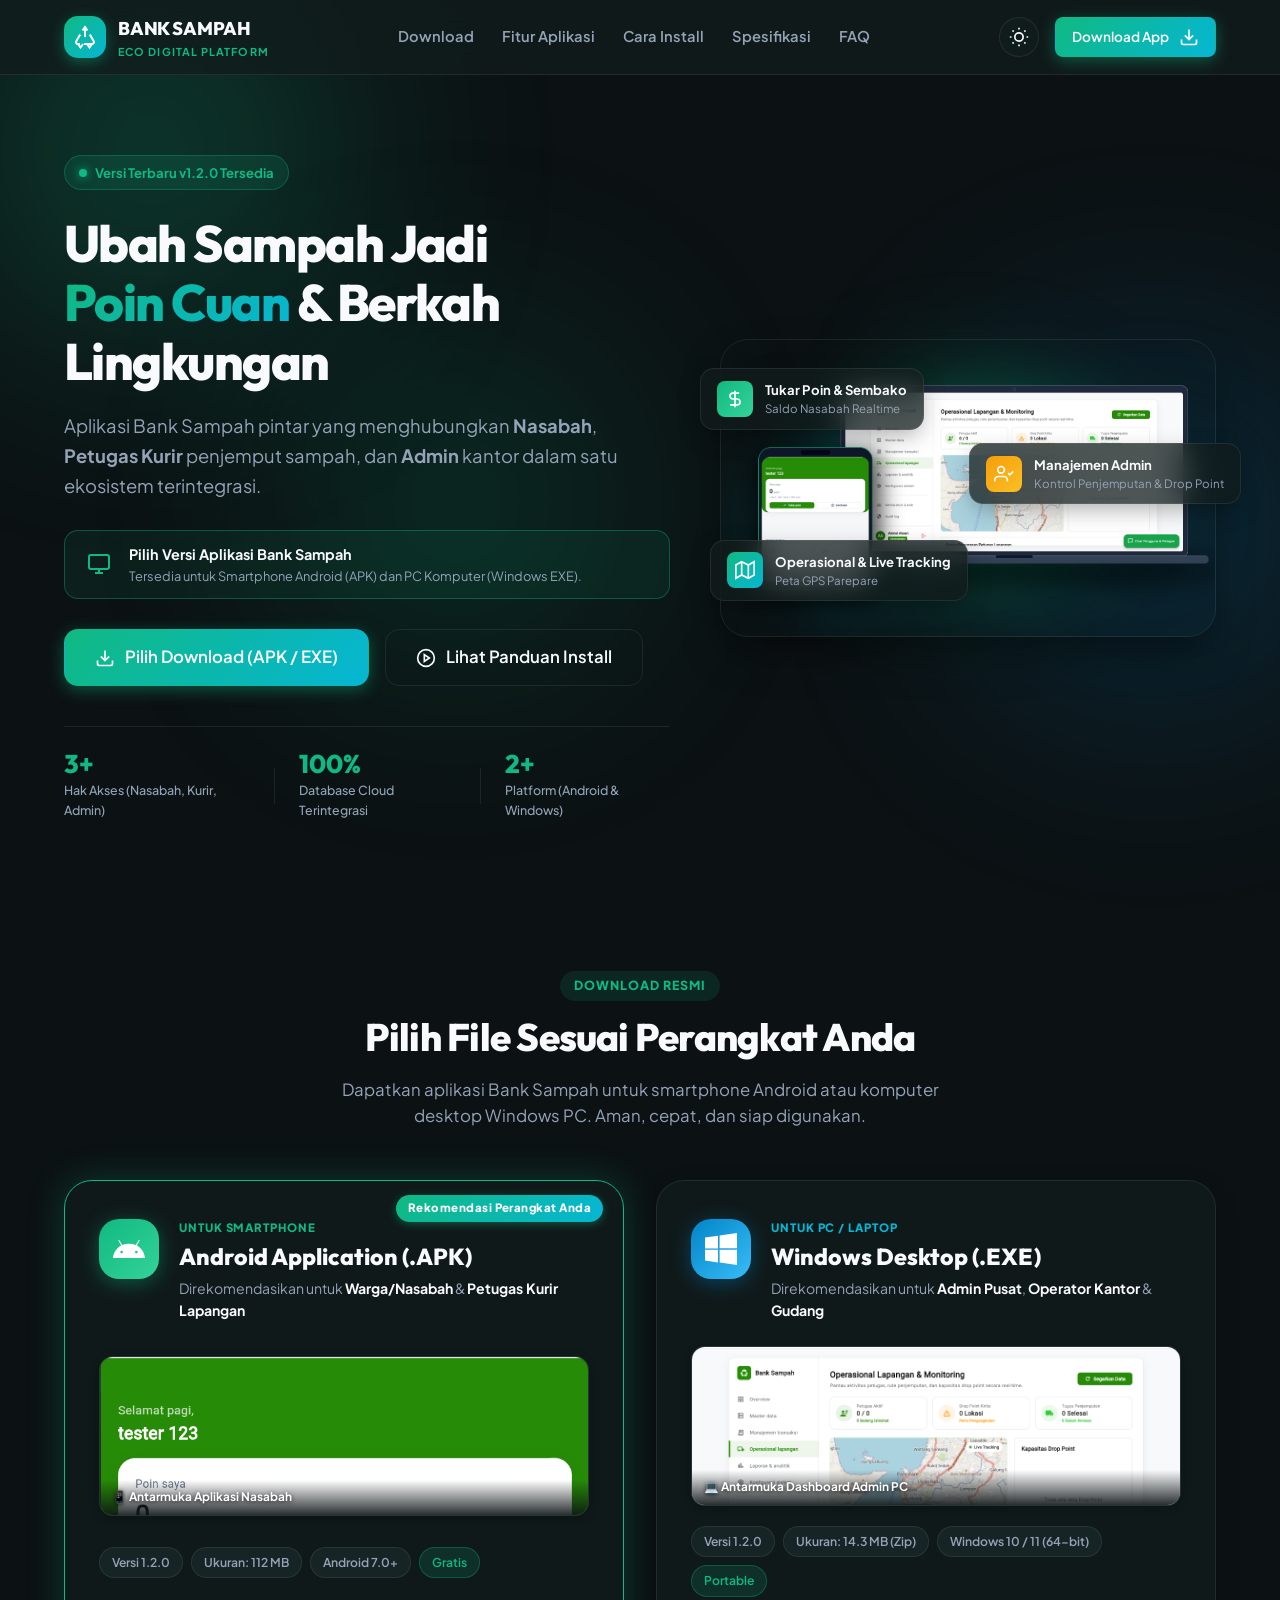
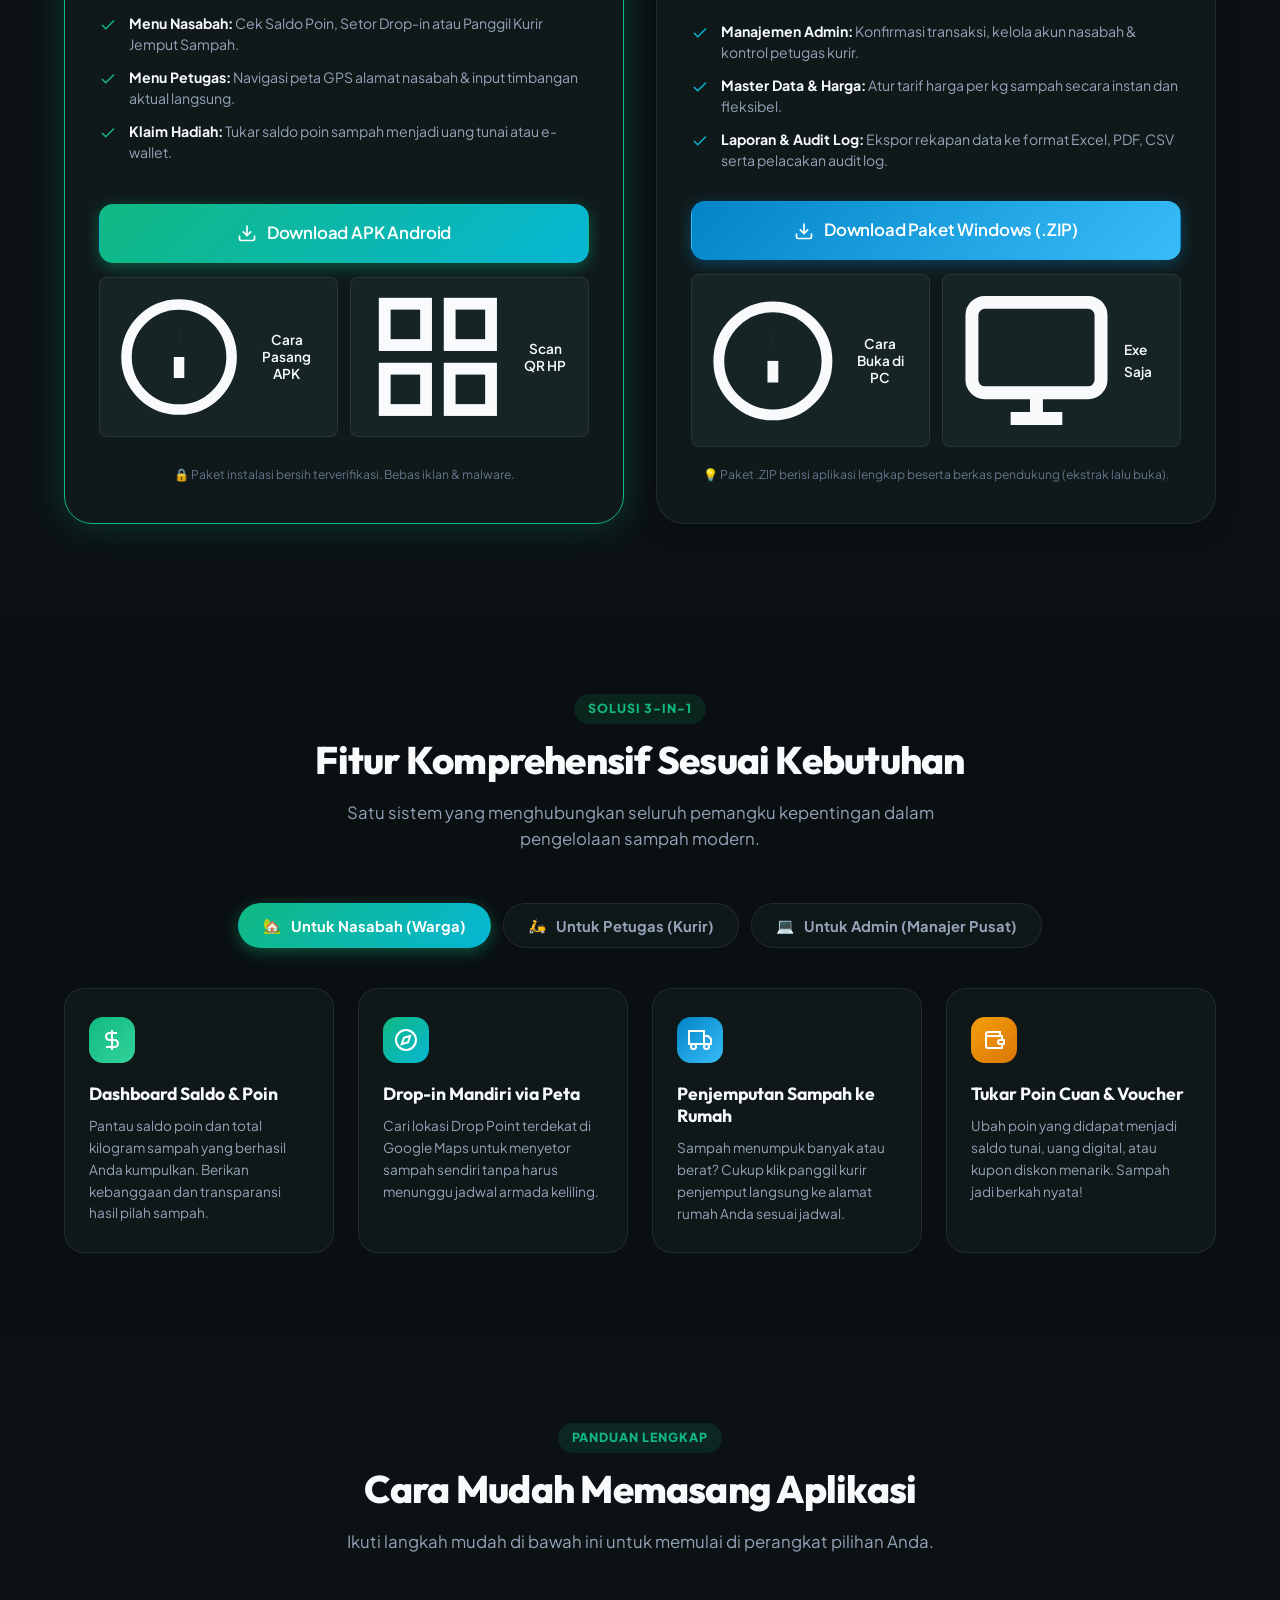
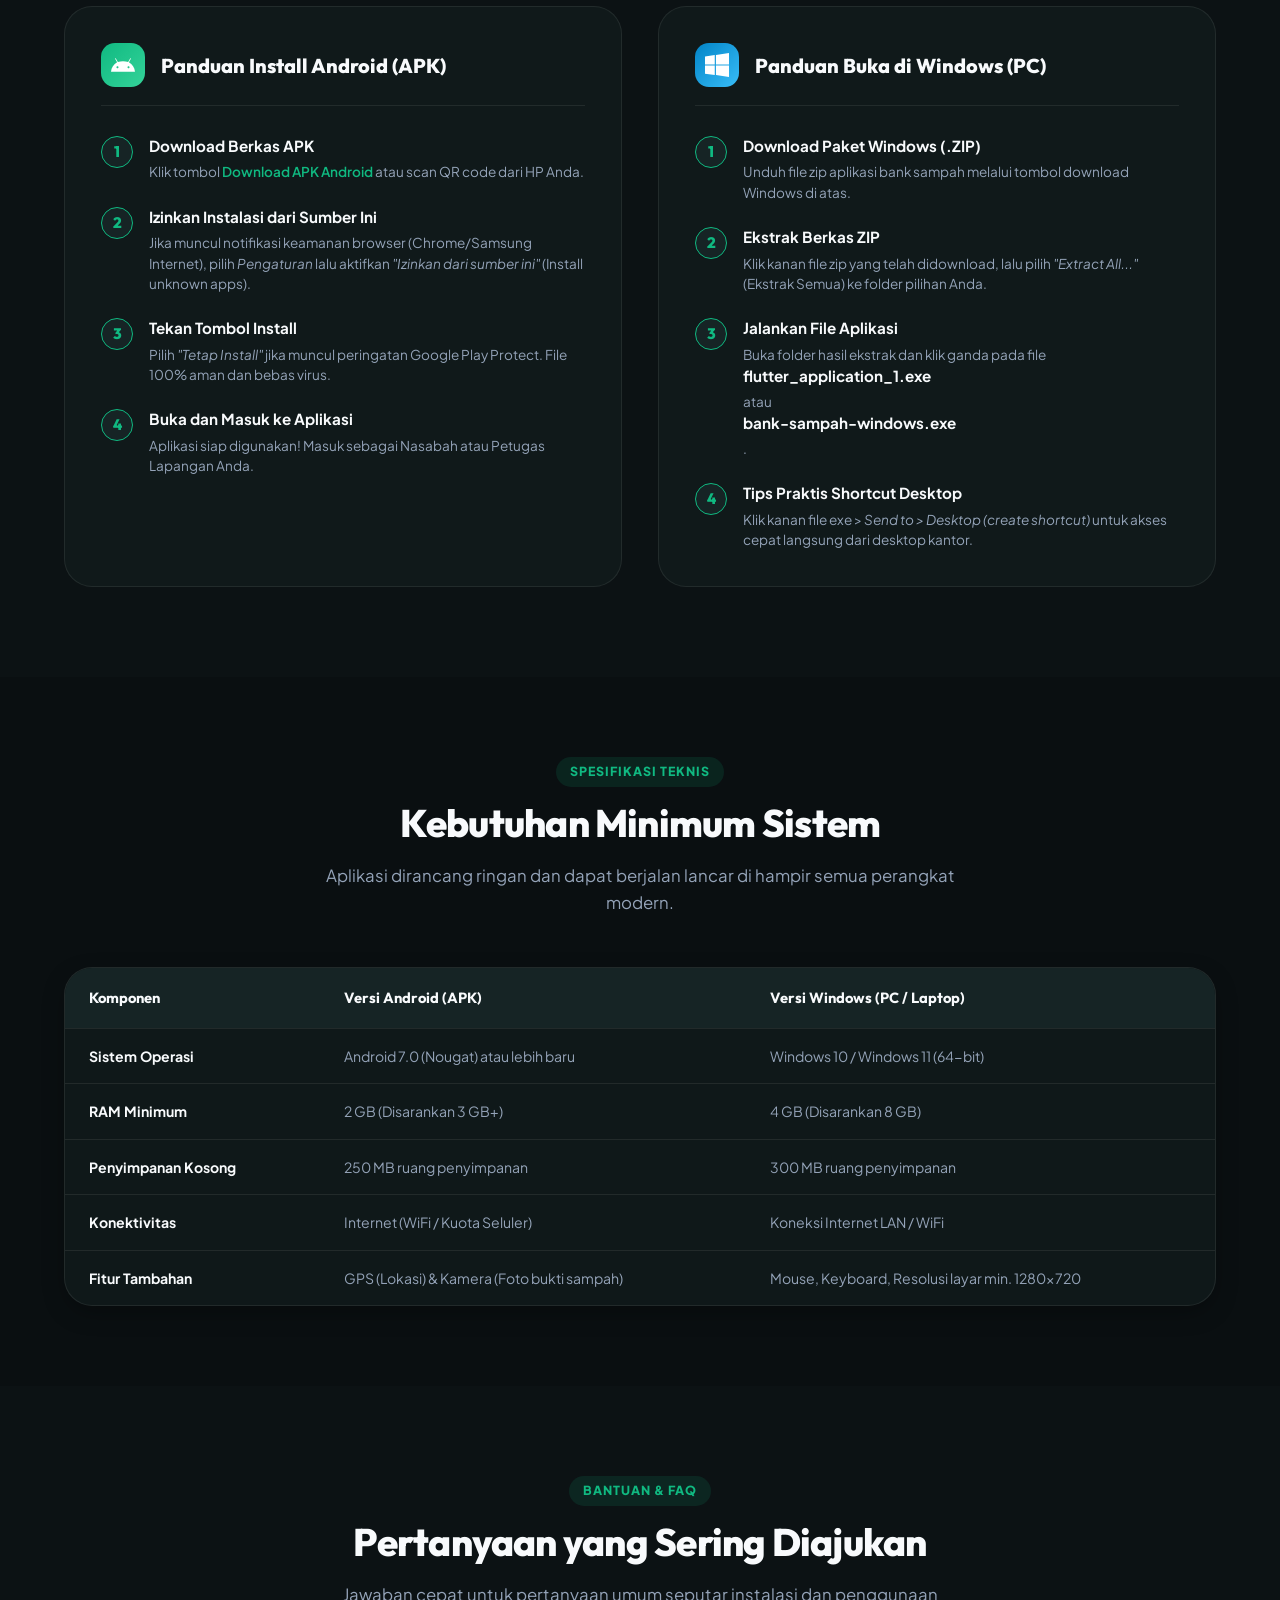
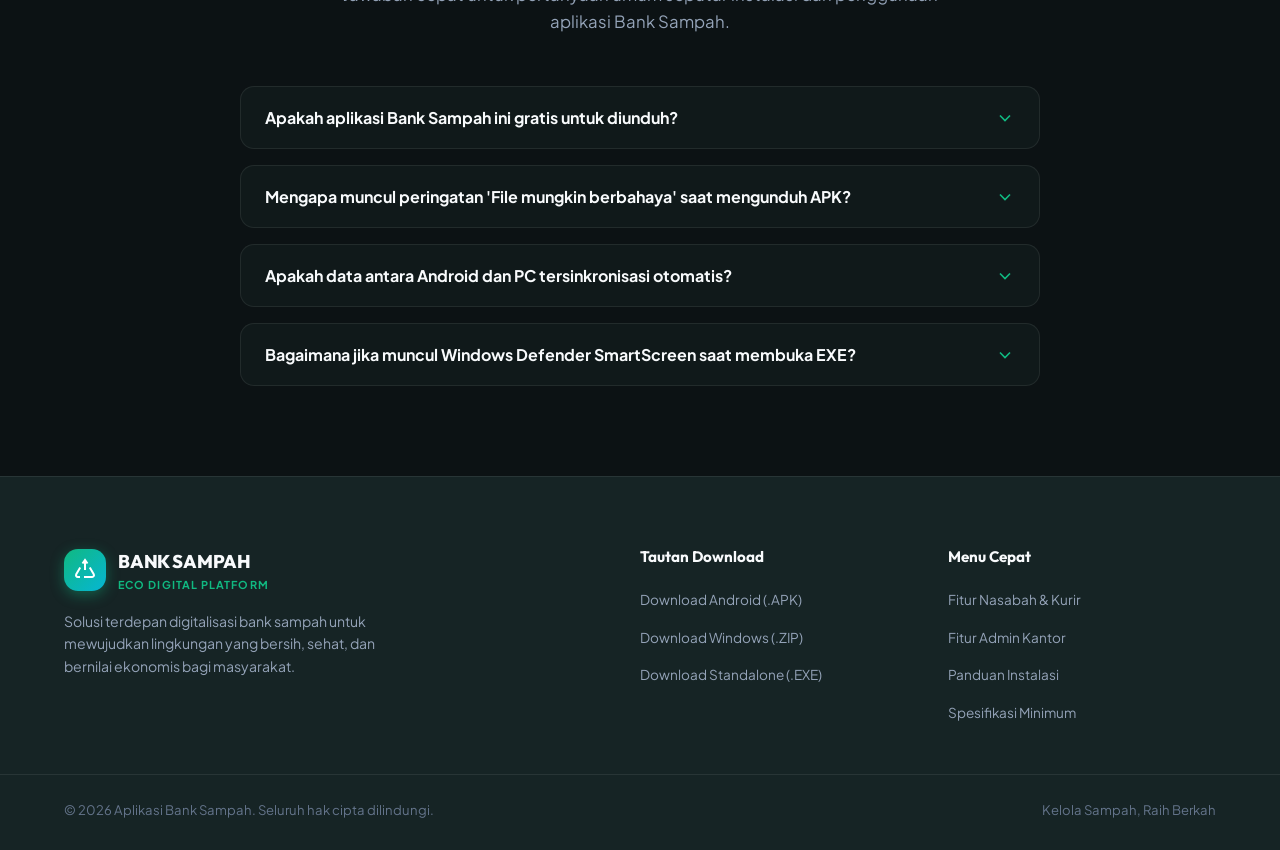
<file: website download app/index.html>
<!DOCTYPE html>
<html lang="id">
<head>
  <meta charset="UTF-8">
  <meta name="viewport" content="width=device-width, initial-scale=1.0">
  <title>Download Aplikasi Bank Sampah - Android APK & Windows PC</title>
  <meta name="description" content="Download aplikasi Bank Sampah resmi untuk Android (APK) dan PC (Windows EXE). Kelola daur ulang sampah, dapatkan poin cuan, dan monitor operasional secara realtime.">
  <meta name="keywords" content="bank sampah, download apk bank sampah, download aplikasi bank sampah pc, aplikasi daur ulang sampah, bank sampah flutter">
  <link rel="preconnect" href="https://fonts.googleapis.com">
  <link rel="preconnect" href="https://fonts.gstatic.com" crossorigin>
  <link href="https://fonts.googleapis.com/css2?family=Plus+Jakarta+Sans:wght@400;500;600;700;800&family=Outfit:wght@500;600;700;800&display=swap" rel="stylesheet">
  <link rel="stylesheet" href="style.css">
  <link rel="icon" type="image/png" href="assets/favicon.png">
</head>
<body class="theme-dark">
  <!-- Glow Highlights in Background -->
  <div class="glow-orb orb-1" aria-hidden="true"></div>
  <div class="glow-orb orb-2" aria-hidden="true"></div>
  <div class="glow-orb orb-3" aria-hidden="true"></div>

  <!-- Header / Navigation -->
  <header class="site-header">
    <div class="container nav-container">
      <a href="#" class="brand-logo" id="brand-logo">
        <div class="logo-icon-wrap">
          <svg class="logo-svg" viewBox="0 0 24 24" fill="none" stroke="currentColor" stroke-width="2">
            <path d="M7 19H4.815a1.83 1.83 0 0 1-1.57-.881 1.785 1.785 0 0 1-.004-1.784L7.196 9.5"></path>
            <path d="M11 19h8.2a1.8 1.8 0 0 0 1.558-.89 1.78 1.78 0 0 0 0-1.774L16.81 9.5"></path>
            <path d="M9.5 5.5l2.5-3.5 2.5 3.5"></path>
            <path d="M12 2v10"></path>
            <path d="M5 19l2.5 3.5 2.5-3.5"></path>
            <path d="M14 19l2.5 3.5 2.5-3.5"></path>
          </svg>
        </div>
        <div class="brand-text">
          <span class="brand-title">BANK SAMPAH</span>
          <span class="brand-sub">ECO DIGITAL PLATFORM</span>
        </div>
      </a>

      <nav class="nav-links" id="main-nav">
        <a href="#download-section" class="nav-link">Download</a>
        <a href="#features-section" class="nav-link">Fitur Aplikasi</a>
        <a href="#guide-section" class="nav-link">Cara Install</a>
        <a href="#specs-section" class="nav-link">Spesifikasi</a>
        <a href="#faq-section" class="nav-link">FAQ</a>
      </nav>

      <div class="header-actions">
        <button class="theme-toggle-btn" id="theme-toggle" aria-label="Toggle tema gelap dan terang" title="Ganti Tema">
          <svg class="icon-sun" viewBox="0 0 24 24" fill="none" stroke="currentColor" stroke-width="2">
            <circle cx="12" cy="12" r="5"></circle>
            <path d="M12 1v2M12 21v2M4.22 4.22l1.42 1.42M18.36 18.36l1.42 1.42M1 12h2M21 12h2M4.22 19.78l1.42-1.42M18.36 5.64l1.42-1.42"></path>
          </svg>
          <svg class="icon-moon" viewBox="0 0 24 24" fill="none" stroke="currentColor" stroke-width="2">
            <path d="M21 12.79A9 9 0 1 1 11.21 3 7 7 0 0 0 21 12.79z"></path>
          </svg>
        </button>

        <a href="#download-section" class="btn btn-sm btn-primary" id="btn-nav-download">
          <span>Download App</span>
          <svg viewBox="0 0 24 24" fill="none" stroke="currentColor" stroke-width="2" class="btn-icon">
            <path d="M21 15v4a2 2 0 0 1-2 2H5a2 2 0 0 1-2-2v-4"></path>
            <polyline points="7 10 12 15 17 10"></polyline>
            <line x1="12" y1="15" x2="12" y2="3"></line>
          </svg>
        </a>
      </div>
    </div>
  </header>

  <!-- Hero Section -->
  <main>
    <section class="hero-section">
      <div class="container hero-container">
        <div class="hero-content">
          <div class="badge-pill" id="hero-badge">
            <span class="pulse-dot"></span>
            <span>Versi Terbaru v1.2.0 Tersedia</span>
          </div>

          <h1 class="hero-title">
            Ubah Sampah Jadi <span class="gradient-text">Poin Cuan</span> & Berkah Lingkungan
          </h1>

          <p class="hero-subtitle">
            Aplikasi Bank Sampah pintar yang menghubungkan <strong>Nasabah</strong>, <strong>Petugas Kurir</strong> penjemput sampah, dan <strong>Admin</strong> kantor dalam satu ekosistem terintegrasi.
          </p>

          <!-- Dynamic OS Detector Alert -->
          <div class="os-detect-banner" id="os-detect-banner">
            <div class="os-detect-icon" id="os-detect-icon">
              <!-- Dynamically injected -->
            </div>
            <div class="os-detect-text">
              <span class="os-detect-title" id="os-detect-title">Mendeteksi perangkat Anda...</span>
              <span class="os-detect-desc" id="os-detect-desc">Memilih paket download optimal untuk Anda.</span>
            </div>
          </div>

          <div class="hero-actions">
            <a href="#download-section" class="btn btn-lg btn-primary" id="btn-hero-download">
              <svg viewBox="0 0 24 24" fill="none" stroke="currentColor" stroke-width="2" class="btn-icon">
                <path d="M21 15v4a2 2 0 0 1-2 2H5a2 2 0 0 1-2-2v-4"></path>
                <polyline points="7 10 12 15 17 10"></polyline>
                <line x1="12" y1="15" x2="12" y2="3"></line>
              </svg>
              <span>Pilih Download (APK / EXE)</span>
            </a>
            <a href="#guide-section" class="btn btn-lg btn-outline" id="btn-hero-guide">
              <svg viewBox="0 0 24 24" fill="none" stroke="currentColor" stroke-width="2" class="btn-icon">
                <circle cx="12" cy="12" r="10"></circle>
                <polygon points="10 8 16 12 10 16 10 8"></polygon>
              </svg>
              <span>Lihat Panduan Install</span>
            </a>
          </div>

          <!-- Quick Stats Counter -->
          <div class="quick-stats-row">
            <div class="stat-pill">
              <span class="stat-num" data-target="3">3</span>
              <span class="stat-label">Hak Akses (Nasabah, Kurir, Admin)</span>
            </div>
            <div class="stat-divider"></div>
            <div class="stat-pill">
              <span class="stat-num" data-target="100">100%</span>
              <span class="stat-label">Database Cloud Terintegrasi</span>
            </div>
            <div class="stat-divider"></div>
            <div class="stat-pill">
              <span class="stat-num" data-target="2">2</span>
              <span class="stat-label">Platform (Android & Windows)</span>
            </div>
          </div>
        </div>

        <div class="hero-visual">
          <div class="hero-card-glow"></div>
          <div class="hero-image-wrapper">
            <img src="assets/hero-mockup.png" alt="Aplikasi Bank Sampah di Smartphone dan Komputer" class="hero-mockup-img" id="hero-mockup-img">
            
            <!-- Floating Decorative Glass Cards -->
            <div class="glass-float float-card-1">
              <div class="float-icon-box eco-green">
                <svg viewBox="0 0 24 24" fill="none" stroke="currentColor" stroke-width="2">
                  <path d="M12 2v20M17 5H9.5a3.5 3.5 0 0 0 0 7h5a3.5 3.5 0 0 1 0 7H6"></path>
                </svg>
              </div>
              <div>
                <div class="float-title">Tukar Poin &amp; Sembako</div>
                <div class="float-sub">Saldo Nasabah Realtime</div>
              </div>
            </div>

            <div class="glass-float float-card-2">
              <div class="float-icon-box eco-cyan">
                <svg viewBox="0 0 24 24" fill="none" stroke="currentColor" stroke-width="2">
                  <polygon points="1 6 1 22 8 18 16 22 23 18 23 2 16 6 8 2 1 6"></polygon>
                  <line x1="8" y1="2" x2="8" y2="18"></line>
                  <line x1="16" y1="6" x2="16" y2="22"></line>
                </svg>
              </div>
              <div>
                <div class="float-title">Operasional &amp; Live Tracking</div>
                <div class="float-sub">Peta GPS Parepare</div>
              </div>
            </div>

            <div class="glass-float float-card-3">
              <div class="float-icon-box eco-gold">
                <svg viewBox="0 0 24 24" fill="none" stroke="currentColor" stroke-width="2">
                  <path d="M16 21v-2a4 4 0 0 0-4-4H5a4 4 0 0 0-4 4v2"></path>
                  <circle cx="8.5" cy="7" r="4"></circle>
                  <polyline points="17 11 19 13 23 9"></polyline>
                </svg>
              </div>
              <div>
                <div class="float-title">Manajemen Admin</div>
                <div class="float-sub">Kontrol Penjemputan &amp; Drop Point</div>
              </div>
            </div>
          </div>
        </div>
      </div>
    </section>

    <!-- DOWNLOAD SECTION (2 PRIMARY PLACES: APK & EXE) -->
    <section class="download-section" id="download-section">
      <div class="container">
        <div class="section-header text-center">
          <span class="section-badge">DOWNLOAD RESMI</span>
          <h2 class="section-title">Pilih File Sesuai Perangkat Anda</h2>
          <p class="section-subtitle">
            Dapatkan aplikasi Bank Sampah untuk smartphone Android atau komputer desktop Windows PC. Aman, cepat, dan siap digunakan.
          </p>
        </div>

        <div class="download-grid">
          <!-- CARD 1: ANDROID APK -->
          <div class="download-card card-android" id="card-android">
            <div class="recommended-badge" id="badge-android-rec">Rekomendasi Perangkat Anda</div>
            <div class="card-top">
              <div class="platform-icon android-glow">
                <svg viewBox="0 0 24 24" fill="currentColor">
                  <path d="M17.523 15.3414c-.5511 0-.9993-.4486-.9993-.9997s.4482-.9993.9993-.9993c.551 0 .9996.4482.9996.9993.0001.5511-.4486.9997-.9996.9997m-11.046 0c-.5511 0-.9993-.4486-.9993-.9997s.4482-.9993.9993-.9993c.5511 0 .9997.4482.9997.9993 0 .5511-.4486.9997-.9997.9997m11.4045-6.02l1.9973-3.4592a.416.416 0 00-.1521-.5676.416.416 0 00-.5676.1521l-2.0223 3.503C15.5902 8.412 13.8533 8.125 12 8.125s-3.5902.287-5.1368.8247L4.841 5.4467a.4161.4161 0 00-.5677-.1521.4157.4157 0 00-.1521.5676l1.9973 3.4592C2.6889 11.1867.3432 14.6589 0 18.761h24c-.3432-4.1021-2.6889-7.5743-6.1185-9.4396"/>
                </svg>
              </div>
              <div class="platform-header-text">
                <div class="platform-tag">UNTUK SMARTPHONE</div>
                <h3 class="platform-name">Android Application (.APK)</h3>
                <p class="platform-target">Direkomendasikan untuk <strong>Warga/Nasabah</strong> &amp; <strong>Petugas Kurir Lapangan</strong></p>
              </div>
            </div>

            <div class="card-screen-preview">
              <img src="assets/app-mobile-screen.png" alt="Preview Tampilan Nasabah Android" class="screen-preview-img preview-mobile-img">
              <div class="preview-overlay">
                <span class="preview-tag">📱 Antarmuka Aplikasi Nasabah</span>
              </div>
            </div>

            <div class="specs-chips">
              <span class="chip">Versi 1.2.0</span>
              <span class="chip">Ukuran: 112 MB</span>
              <span class="chip">Android 7.0+</span>
              <span class="chip chip-accent">Gratis</span>
            </div>

            <div class="card-features">
              <div class="feature-item">
                <svg viewBox="0 0 24 24" fill="none" stroke="currentColor" stroke-width="2" class="check-icon"><polyline points="20 6 9 17 4 12"></polyline></svg>
                <span><strong>Menu Nasabah:</strong> Cek Saldo Poin, Setor Drop-in atau Panggil Kurir Jemput Sampah.</span>
              </div>
              <div class="feature-item">
                <svg viewBox="0 0 24 24" fill="none" stroke="currentColor" stroke-width="2" class="check-icon"><polyline points="20 6 9 17 4 12"></polyline></svg>
                <span><strong>Menu Petugas:</strong> Navigasi peta GPS alamat nasabah &amp; input timbangan aktual langsung.</span>
              </div>
              <div class="feature-item">
                <svg viewBox="0 0 24 24" fill="none" stroke="currentColor" stroke-width="2" class="check-icon"><polyline points="20 6 9 17 4 12"></polyline></svg>
                <span><strong>Klaim Hadiah:</strong> Tukar saldo poin sampah menjadi uang tunai atau e-wallet.</span>
              </div>
            </div>

            <div class="card-cta">
              <a href="downloads/bank-sampah.apk" download="Bank-Sampah-v1.2.0.apk" class="btn btn-block btn-primary btn-download" id="btn-download-apk" data-type="apk">
                <svg viewBox="0 0 24 24" fill="none" stroke="currentColor" stroke-width="2" class="btn-icon">
                  <path d="M21 15v4a2 2 0 0 1-2 2H5a2 2 0 0 1-2-2v-4"></path>
                  <polyline points="7 10 12 15 17 10"></polyline>
                  <line x1="12" y1="15" x2="12" y2="3"></line>
                </svg>
                <span>Download APK Android</span>
              </a>

              <div class="card-secondary-actions">
                <button class="btn btn-secondary btn-sm" id="btn-guide-apk" onclick="openInstallModal('apk')">
                  <svg viewBox="0 0 24 24" fill="none" stroke="currentColor" stroke-width="2">
                    <circle cx="12" cy="12" r="10"></circle>
                    <line x1="12" y1="16" x2="12" y2="12"></line>
                    <line x1="12" y1="8" x2="12.01" y2="8"></line>
                  </svg>
                  <span>Cara Pasang APK</span>
                </button>
                <button class="btn btn-secondary btn-sm" id="btn-qr-apk" onclick="openQrModal()">
                  <svg viewBox="0 0 24 24" fill="none" stroke="currentColor" stroke-width="2">
                    <rect x="3" y="3" width="7" height="7"></rect>
                    <rect x="14" y="3" width="7" height="7"></rect>
                    <rect x="14" y="14" width="7" height="7"></rect>
                    <rect x="3" y="14" width="7" height="7"></rect>
                  </svg>
                  <span>Scan QR HP</span>
                </button>
              </div>
            </div>

            <div class="card-footer-note">
              <span>🔒 Paket instalasi bersih terverifikasi. Bebas iklan &amp; malware.</span>
            </div>
          </div>

          <!-- CARD 2: WINDOWS PC EXE -->
          <div class="download-card card-windows" id="card-windows">
            <div class="recommended-badge" id="badge-windows-rec">Rekomendasi Komputer Anda</div>
            <div class="card-top">
              <div class="platform-icon windows-glow">
                <svg viewBox="0 0 24 24" fill="currentColor">
                  <path d="M0 3.449L9.75 2.1v9.451H0m10.949-9.602L24 0v11.4H10.949M0 12.6h9.75v9.451L0 20.699M10.949 12.6H24V24l-12.949-1.951"/>
                </svg>
              </div>
              <div class="platform-header-text">
                <div class="platform-tag">UNTUK PC / LAPTOP</div>
                <h3 class="platform-name">Windows Desktop (.EXE)</h3>
                <p class="platform-target">Direkomendasikan untuk <strong>Admin Pusat</strong>, <strong>Operator Kantor</strong> &amp; <strong>Gudang</strong></p>
              </div>
            </div>

            <div class="card-screen-preview">
              <img src="assets/app-desktop-screen.png" alt="Preview Tampilan Admin Windows" class="screen-preview-img preview-desktop-img">
              <div class="preview-overlay">
                <span class="preview-tag">💻 Antarmuka Dashboard Admin PC</span>
              </div>
            </div>

            <div class="specs-chips">
              <span class="chip">Versi 1.2.0</span>
              <span class="chip">Ukuran: 14.3 MB (Zip)</span>
              <span class="chip">Windows 10 / 11 (64-bit)</span>
              <span class="chip chip-accent">Portable</span>
            </div>

            <div class="card-features">
              <div class="feature-item">
                <svg viewBox="0 0 24 24" fill="none" stroke="currentColor" stroke-width="2" class="check-icon"><polyline points="20 6 9 17 4 12"></polyline></svg>
                <span><strong>Manajemen Admin:</strong> Konfirmasi transaksi, kelola akun nasabah &amp; kontrol petugas kurir.</span>
              </div>
              <div class="feature-item">
                <svg viewBox="0 0 24 24" fill="none" stroke="currentColor" stroke-width="2" class="check-icon"><polyline points="20 6 9 17 4 12"></polyline></svg>
                <span><strong>Master Data &amp; Harga:</strong> Atur tarif harga per kg sampah secara instan dan fleksibel.</span>
              </div>
              <div class="feature-item">
                <svg viewBox="0 0 24 24" fill="none" stroke="currentColor" stroke-width="2" class="check-icon"><polyline points="20 6 9 17 4 12"></polyline></svg>
                <span><strong>Laporan &amp; Audit Log:</strong> Ekspor rekapan data ke format Excel, PDF, CSV serta pelacakan audit log.</span>
              </div>
            </div>

            <div class="card-cta">
              <a href="downloads/bank-sampah-windows.zip" download="Bank-Sampah-Windows-x64.zip" class="btn btn-block btn-windows btn-download" id="btn-download-exe" data-type="windows">
                <svg viewBox="0 0 24 24" fill="none" stroke="currentColor" stroke-width="2" class="btn-icon">
                  <path d="M21 15v4a2 2 0 0 1-2 2H5a2 2 0 0 1-2-2v-4"></path>
                  <polyline points="7 10 12 15 17 10"></polyline>
                  <line x1="12" y1="15" x2="12" y2="3"></line>
                </svg>
                <span>Download Paket Windows (.ZIP)</span>
              </a>

              <div class="card-secondary-actions">
                <button class="btn btn-secondary btn-sm" id="btn-guide-exe" onclick="openInstallModal('windows')">
                  <svg viewBox="0 0 24 24" fill="none" stroke="currentColor" stroke-width="2">
                    <circle cx="12" cy="12" r="10"></circle>
                    <line x1="12" y1="16" x2="12" y2="12"></line>
                    <line x1="12" y1="8" x2="12.01" y2="8"></line>
                  </svg>
                  <span>Cara Buka di PC</span>
                </button>
                <a href="downloads/bank-sampah-windows.exe" download="BankSampah.exe" class="btn btn-secondary btn-sm" id="btn-download-exe-direct">
                  <svg viewBox="0 0 24 24" fill="none" stroke="currentColor" stroke-width="2">
                    <rect x="2" y="3" width="20" height="14" rx="2" ry="2"></rect>
                    <line x1="8" y1="21" x2="16" y2="21"></line>
                    <line x1="12" y1="17" x2="12" y2="21"></line>
                  </svg>
                  <span>Exe Saja</span>
                </a>
              </div>
            </div>

            <div class="card-footer-note">
              <span>💡 Paket .ZIP berisi aplikasi lengkap beserta berkas pendukung (ekstrak lalu buka).</span>
            </div>
          </div>
        </div>
      </div>
    </section>

    <!-- ROLE FEATURES SECTION -->
    <section class="features-section" id="features-section">
      <div class="container">
        <div class="section-header text-center">
          <span class="section-badge">SOLUSI 3-IN-1</span>
          <h2 class="section-title">Fitur Komprehensif Sesuai Kebutuhan</h2>
          <p class="section-subtitle">Satu sistem yang menghubungkan seluruh pemangku kepentingan dalam pengelolaan sampah modern.</p>
        </div>

        <!-- Role Tabs -->
        <div class="tabs-control" role="tablist">
          <button class="tab-btn active" id="tab-btn-nasabah" role="tab" aria-selected="true" onclick="switchRoleTab('nasabah')">
            <span class="tab-emoji">🏡</span>
            <span>Untuk Nasabah (Warga)</span>
          </button>
          <button class="tab-btn" id="tab-btn-petugas" role="tab" aria-selected="false" onclick="switchRoleTab('petugas')">
            <span class="tab-emoji">🛵</span>
            <span>Untuk Petugas (Kurir)</span>
          </button>
          <button class="tab-btn" id="tab-btn-admin" role="tab" aria-selected="false" onclick="switchRoleTab('admin')">
            <span class="tab-emoji">💻</span>
            <span>Untuk Admin (Manajer Pusat)</span>
          </button>
        </div>

        <!-- Tab Content: Nasabah -->
        <div class="tab-content active" id="tab-content-nasabah" role="tabpanel">
          <div class="role-grid">
            <div class="role-card">
              <div class="role-card-icon icon-emerald">
                <svg viewBox="0 0 24 24" fill="none" stroke="currentColor" stroke-width="2"><path d="M12 2v20M17 5H9.5a3.5 3.5 0 0 0 0 7h5a3.5 3.5 0 0 1 0 7H6"></path></svg>
              </div>
              <h4 class="role-card-title">Dashboard Saldo &amp; Poin</h4>
              <p class="role-card-desc">Pantau saldo poin dan total kilogram sampah yang berhasil Anda kumpulkan. Berikan kebanggaan dan transparansi hasil pilah sampah.</p>
            </div>

            <div class="role-card">
              <div class="role-card-icon icon-teal">
                <svg viewBox="0 0 24 24" fill="none" stroke="currentColor" stroke-width="2"><circle cx="12" cy="12" r="10"></circle><polygon points="16.24 7.76 14.12 14.12 7.76 16.24 9.88 9.88 16.24 7.76"></polygon></svg>
              </div>
              <h4 class="role-card-title">Drop-in Mandiri via Peta</h4>
              <p class="role-card-desc">Cari lokasi Drop Point terdekat di Google Maps untuk menyetor sampah sendiri tanpa harus menunggu jadwal armada keliling.</p>
            </div>

            <div class="role-card">
              <div class="role-card-icon icon-blue">
                <svg viewBox="0 0 24 24" fill="none" stroke="currentColor" stroke-width="2"><rect x="1" y="3" width="15" height="13"></rect><polygon points="16 8 20 8 23 11 23 16 16 16 16 8"></polygon><circle cx="5.5" cy="18.5" r="2.5"></circle><circle cx="18.5" cy="18.5" r="2.5"></circle></svg>
              </div>
              <h4 class="role-card-title">Penjemputan Sampah ke Rumah</h4>
              <p class="role-card-desc">Sampah menumpuk banyak atau berat? Cukup klik panggil kurir penjemput langsung ke alamat rumah Anda sesuai jadwal.</p>
            </div>

            <div class="role-card">
              <div class="role-card-icon icon-amber">
                <svg viewBox="0 0 24 24" fill="none" stroke="currentColor" stroke-width="2"><path d="M20 12V8H6a2 2 0 0 1-2-2c0-1.1.9-2 2-2h12v4"></path><path d="M4 6v12c0 1.1.9 2 2 2h14v-4"></path><path d="M18 12a2 2 0 0 0-2 2c0 1.1.9 2 2 2h4v-4h-4z"></path></svg>
              </div>
              <h4 class="role-card-title">Tukar Poin Cuan &amp; Voucher</h4>
              <p class="role-card-desc">Ubah poin yang didapat menjadi saldo tunai, uang digital, atau kupon diskon menarik. Sampah jadi berkah nyata!</p>
            </div>
          </div>
        </div>

        <!-- Tab Content: Petugas -->
        <div class="tab-content" id="tab-content-petugas" role="tabpanel">
          <div class="role-grid">
            <div class="role-card">
              <div class="role-card-icon icon-blue">
                <svg viewBox="0 0 24 24" fill="none" stroke="currentColor" stroke-width="2"><path d="M14 2H6a2 2 0 0 0-2 2v16a2 2 0 0 0 2 2h12a2 2 0 0 0 2-2V8z"></path><polyline points="14 2 14 8 20 8"></polyline><line x1="16" y1="13" x2="8" y2="13"></line><line x1="16" y1="17" x2="8" y2="17"></line><polyline points="10 9 9 9 8 9"></polyline></svg>
              </div>
              <h4 class="role-card-title">Daftar Tugas Harian</h4>
              <p class="role-card-desc">Daftar penjemputan sampah harian rapi di layar smartphone tanpa perlu membawa kertas catatan yang rentan hilang atau rusak.</p>
            </div>

            <div class="role-card">
              <div class="role-card-icon icon-teal">
                <svg viewBox="0 0 24 24" fill="none" stroke="currentColor" stroke-width="2"><path d="M21 10c0 7-9 13-9 13s-9-6-9-13a9 9 0 0 1 18 0z"></path><circle cx="12" cy="10" r="3"></circle></svg>
              </div>
              <h4 class="role-card-title">Status Perjalanan Realtime</h4>
              <p class="role-card-desc">Update status dari "Menuju Lokasi", "Sedang Menimbang", hingga "Selesai" agar nasabah dan admin bisa memantau progres lapangan.</p>
            </div>

            <div class="role-card">
              <div class="role-card-icon icon-emerald">
                <svg viewBox="0 0 24 24" fill="none" stroke="currentColor" stroke-width="2"><circle cx="12" cy="12" r="10"></circle><polyline points="12 6 12 12 16 14"></polyline></svg>
              </div>
              <h4 class="role-card-title">Input Timbangan Aktual</h4>
              <p class="role-card-desc">Ketik angka timbangan asli di depan nasabah secara transparan. Saldo poin dihitung otomatis dan akurat.</p>
            </div>

            <div class="role-card">
              <div class="role-card-icon icon-purple">
                <svg viewBox="0 0 24 24" fill="none" stroke="currentColor" stroke-width="2"><path d="M22 11.08V12a10 10 0 1 1-5.93-9.14"></path><polyline points="22 4 12 14.01 9 11.01"></polyline></svg>
              </div>
              <h4 class="role-card-title">Validasi Bukti Setor</h4>
              <p class="role-card-desc">Kirim bukti setoran sampah langsung ke server untuk diverifikasi cepat oleh Admin di kantor.</p>
            </div>
          </div>
        </div>

        <!-- Tab Content: Admin -->
        <div class="tab-content" id="tab-content-admin" role="tabpanel">
          <div class="role-grid">
            <div class="role-card">
              <div class="role-card-icon icon-purple">
                <svg viewBox="0 0 24 24" fill="none" stroke="currentColor" stroke-width="2"><path d="M17 21v-2a4 4 0 0 0-4-4H5a4 4 0 0 0-4 4v2"></path><circle cx="9" cy="7" r="4"></circle><path d="M23 21v-2a4 4 0 0 0-3-3.87"></path><path d="M16 3.13a4 4 0 0 1 0 7.75"></path></svg>
              </div>
              <h4 class="role-card-title">Kelola Akun &amp; Hak Akses</h4>
              <p class="role-card-desc">Manajemen akun nasabah dan kurir. Fitur blokir akses atau verifikasi cepat jika ada petugas baru atau nasabah bermasalah.</p>
            </div>

            <div class="role-card">
              <div class="role-card-icon icon-emerald">
                <svg viewBox="0 0 24 24" fill="none" stroke="currentColor" stroke-width="2"><line x1="12" y1="1" x2="12" y2="23"></line><path d="M17 5H9.5a3.5 3.5 0 0 0 0 7h5a3.5 3.5 0 0 1 0 7H6"></path></svg>
              </div>
              <h4 class="role-card-title">Master Data Harga Sampah</h4>
              <p class="role-card-desc">Sesuaikan tarif harga poin per kilogram (Plastik, Kertas, Logam, dll.) secara instan saat fluktuasi pasar terjadi.</p>
            </div>

            <div class="role-card">
              <div class="role-card-icon icon-blue">
                <svg viewBox="0 0 24 24" fill="none" stroke="currentColor" stroke-width="2"><path d="M14 2H6a2 2 0 0 0-2 2v16a2 2 0 0 0 2 2h12a2 2 0 0 0 2-2V8z"></path><polyline points="14 2 14 8 20 8"></polyline><line x1="16" y1="13" x2="8" y2="13"></line><line x1="16" y1="17" x2="8" y2="17"></line><polyline points="10 9 9 9 8 9"></polyline></svg>
              </div>
              <h4 class="role-card-title">Ekspor Laporan (PDF/Excel)</h4>
              <p class="role-card-desc">Buat laporan bulanan dan rekapitulasi data otomatis ke format PDF, Excel (.xlsx), atau CSV tanpa perlu perhitungan manual.</p>
            </div>

            <div class="role-card">
              <div class="role-card-icon icon-amber">
                <svg viewBox="0 0 24 24" fill="none" stroke="currentColor" stroke-width="2"><path d="M12 22s8-4 8-10V5l-8-3-8 3v7c0 6 8 10 8 10z"></path></svg>
              </div>
              <h4 class="role-card-title">Audit Log CCTV Digital</h4>
              <p class="role-card-desc">Catat setiap aktivitas sistem, perubahan harga, dan persetujuan transaksi secara terperinci untuk keamanan mutlak.</p>
            </div>
          </div>
        </div>
      </div>
    </section>

    <!-- INSTALLATION GUIDE SECTION -->
    <section class="guide-section" id="guide-section">
      <div class="container">
        <div class="section-header text-center">
          <span class="section-badge">PANDUAN LENGKAP</span>
          <h2 class="section-title">Cara Mudah Memasang Aplikasi</h2>
          <p class="section-subtitle">Ikuti langkah mudah di bawah ini untuk memulai di perangkat pilihan Anda.</p>
        </div>

        <div class="guide-dual-grid">
          <!-- Step Android -->
          <div class="guide-column">
            <div class="guide-column-header">
              <div class="guide-icon-badge android-badge">
                <svg viewBox="0 0 24 24" fill="currentColor">
                  <path d="M17.523 15.3414c-.5511 0-.9993-.4486-.9993-.9997s.4482-.9993.9993-.9993c.551 0 .9996.4482.9996.9993.0001.5511-.4486.9997-.9996.9997m-11.046 0c-.5511 0-.9993-.4486-.9993-.9997s.4482-.9993.9993-.9993c.5511 0 .9997.4482.9997.9993 0 .5511-.4486.9997-.9997.9997m11.4045-6.02l1.9973-3.4592a.416.416 0 00-.1521-.5676.416.416 0 00-.5676.1521l-2.0223 3.503C15.5902 8.412 13.8533 8.125 12 8.125s-3.5902.287-5.1368.8247L4.841 5.4467a.4161.4161 0 00-.5677-.1521.4157.4157 0 00-.1521.5676l1.9973 3.4592C2.6889 11.1867.3432 14.6589 0 18.761h24c-.3432-4.1021-2.6889-7.5743-6.1185-9.4396"/>
                </svg>
              </div>
              <h3>Panduan Install Android (APK)</h3>
            </div>

            <ol class="steps-list">
              <li class="step-item">
                <div class="step-num">1</div>
                <div class="step-body">
                  <strong>Download Berkas APK</strong>
                  <p>Klik tombol <a href="#download-section">Download APK Android</a> atau scan QR code dari HP Anda.</p>
                </div>
              </li>
              <li class="step-item">
                <div class="step-num">2</div>
                <div class="step-body">
                  <strong>Izinkan Instalasi dari Sumber Ini</strong>
                  <p>Jika muncul notifikasi keamanan browser (Chrome/Samsung Internet), pilih <em>Pengaturan</em> lalu aktifkan <em>"Izinkan dari sumber ini"</em> (Install unknown apps).</p>
                </div>
              </li>
              <li class="step-item">
                <div class="step-num">3</div>
                <div class="step-body">
                  <strong>Tekan Tombol Install</strong>
                  <p>Pilih <em>"Tetap Install"</em> jika muncul peringatan Google Play Protect. File 100% aman dan bebas virus.</p>
                </div>
              </li>
              <li class="step-item">
                <div class="step-num">4</div>
                <div class="step-body">
                  <strong>Buka dan Masuk ke Aplikasi</strong>
                  <p>Aplikasi siap digunakan! Masuk sebagai Nasabah atau Petugas Lapangan Anda.</p>
                </div>
              </li>
            </ol>
          </div>

          <!-- Step Windows -->
          <div class="guide-column">
            <div class="guide-column-header">
              <div class="guide-icon-badge windows-badge">
                <svg viewBox="0 0 24 24" fill="currentColor">
                  <path d="M0 3.449L9.75 2.1v9.451H0m10.949-9.602L24 0v11.4H10.949M0 12.6h9.75v9.451L0 20.699M10.949 12.6H24V24l-12.949-1.951"/>
                </svg>
              </div>
              <h3>Panduan Buka di Windows (PC)</h3>
            </div>

            <ol class="steps-list">
              <li class="step-item">
                <div class="step-num">1</div>
                <div class="step-body">
                  <strong>Download Paket Windows (.ZIP)</strong>
                  <p>Unduh file zip aplikasi bank sampah melalui tombol download Windows di atas.</p>
                </div>
              </li>
              <li class="step-item">
                <div class="step-num">2</div>
                <div class="step-body">
                  <strong>Ekstrak Berkas ZIP</strong>
                  <p>Klik kanan file zip yang telah didownload, lalu pilih <em>"Extract All..."</em> (Ekstrak Semua) ke folder pilihan Anda.</p>
                </div>
              </li>
              <li class="step-item">
                <div class="step-num">3</div>
                <div class="step-body">
                  <strong>Jalankan File Aplikasi</strong>
                  <p>Buka folder hasil ekstrak dan klik ganda pada file <strong>flutter_application_1.exe</strong> atau <strong>bank-sampah-windows.exe</strong>.</p>
                </div>
              </li>
              <li class="step-item">
                <div class="step-num">4</div>
                <div class="step-body">
                  <strong>Tips Praktis Shortcut Desktop</strong>
                  <p>Klik kanan file exe &gt; <em>Send to &gt; Desktop (create shortcut)</em> untuk akses cepat langsung dari desktop kantor.</p>
                </div>
              </li>
            </ol>
          </div>
        </div>
      </div>
    </section>

    <!-- SYSTEM REQUIREMENTS TABLE -->
    <section class="specs-section" id="specs-section">
      <div class="container">
        <div class="section-header text-center">
          <span class="section-badge">SPESIFIKASI TEKNIS</span>
          <h2 class="section-title">Kebutuhan Minimum Sistem</h2>
          <p class="section-subtitle">Aplikasi dirancang ringan dan dapat berjalan lancar di hampir semua perangkat modern.</p>
        </div>

        <div class="specs-table-wrapper">
          <table class="specs-table">
            <thead>
              <tr>
                <th>Komponen</th>
                <th>Versi Android (APK)</th>
                <th>Versi Windows (PC / Laptop)</th>
              </tr>
            </thead>
            <tbody>
              <tr>
                <td><strong>Sistem Operasi</strong></td>
                <td>Android 7.0 (Nougat) atau lebih baru</td>
                <td>Windows 10 / Windows 11 (64-bit)</td>
              </tr>
              <tr>
                <td><strong>RAM Minimum</strong></td>
                <td>2 GB (Disarankan 3 GB+)</td>
                <td>4 GB (Disarankan 8 GB)</td>
              </tr>
              <tr>
                <td><strong>Penyimpanan Kosong</strong></td>
                <td>250 MB ruang penyimpanan</td>
                <td>300 MB ruang penyimpanan</td>
              </tr>
              <tr>
                <td><strong>Konektivitas</strong></td>
                <td>Internet (WiFi / Kuota Seluler)</td>
                <td>Koneksi Internet LAN / WiFi</td>
              </tr>
              <tr>
                <td><strong>Fitur Tambahan</strong></td>
                <td>GPS (Lokasi) &amp; Kamera (Foto bukti sampah)</td>
                <td>Mouse, Keyboard, Resolusi layar min. 1280x720</td>
              </tr>
            </tbody>
          </table>
        </div>
      </div>
    </section>

    <!-- FAQ SECTION -->
    <section class="faq-section" id="faq-section">
      <div class="container">
        <div class="section-header text-center">
          <span class="section-badge">BANTUAN &amp; FAQ</span>
          <h2 class="section-title">Pertanyaan yang Sering Diajukan</h2>
          <p class="section-subtitle">Jawaban cepat untuk pertanyaan umum seputar instalasi dan penggunaan aplikasi Bank Sampah.</p>
        </div>

        <div class="faq-accordion" id="faq-accordion">
          <div class="faq-item">
            <button class="faq-question" aria-expanded="false" onclick="toggleFaq(this)">
              <span>Apakah aplikasi Bank Sampah ini gratis untuk diunduh?</span>
              <svg viewBox="0 0 24 24" fill="none" stroke="currentColor" stroke-width="2" class="faq-chevron"><polyline points="6 9 12 15 18 9"></polyline></svg>
            </button>
            <div class="faq-answer">
              <p>Ya, 100% gratis! Baik versi Android APK maupun versi Windows PC dapat diunduh tanpa dipungut biaya apapun. Pendaftaran akun nasabah juga tidak dikenakan biaya.</p>
            </div>
          </div>

          <div class="faq-item">
            <button class="faq-question" aria-expanded="false" onclick="toggleFaq(this)">
              <span>Mengapa muncul peringatan 'File mungkin berbahaya' saat mengunduh APK?</span>
              <svg viewBox="0 0 24 24" fill="none" stroke="currentColor" stroke-width="2" class="faq-chevron"><polyline points="6 9 12 15 18 9"></polyline></svg>
            </button>
            <div class="faq-answer">
              <p>Ini adalah peringatan standar keamanan Android untuk semua file aplikasi (.apk) yang diunduh langsung dari web (di luar Google Play Store). File ini aman dan tidak mengandung malware. Anda cukup memilih <em>"Tetap Download"</em> lalu pasang seperti biasa.</p>
            </div>
          </div>

          <div class="faq-item">
            <button class="faq-question" aria-expanded="false" onclick="toggleFaq(this)">
              <span>Apakah data antara Android dan PC tersinkronisasi otomatis?</span>
              <svg viewBox="0 0 24 24" fill="none" stroke="currentColor" stroke-width="2" class="faq-chevron"><polyline points="6 9 12 15 18 9"></polyline></svg>
            </button>
            <div class="faq-answer">
              <p>Ya! Kedua aplikasi terhubung ke database cloud terpusat yang sama. Saat petugas menginput berat timbangan di Android, data langsung muncul di layar Admin Windows secara realtime.</p>
            </div>
          </div>

          <div class="faq-item">
            <button class="faq-question" aria-expanded="false" onclick="toggleFaq(this)">
              <span>Bagaimana jika muncul Windows Defender SmartScreen saat membuka EXE?</span>
              <svg viewBox="0 0 24 24" fill="none" stroke="currentColor" stroke-width="2" class="faq-chevron"><polyline points="6 9 12 15 18 9"></polyline></svg>
            </button>
            <div class="faq-answer">
              <p>Klik tombol <strong>"More Info"</strong> (Informasi Selengkapnya) lalu tekan <strong>"Run Anyway"</strong> (Tetap Jalankan). Peringatan ini muncul karena aplikasi belum ditandatangani sertifikat berbayar Microsoft.</p>
            </div>
          </div>
        </div>
      </div>
    </section>
  </main>

  <!-- FOOTER -->
  <footer class="site-footer">
    <div class="container footer-container">
      <div class="footer-brand">
        <div class="brand-logo">
          <div class="logo-icon-wrap">
            <svg class="logo-svg" viewBox="0 0 24 24" fill="none" stroke="currentColor" stroke-width="2">
              <path d="M7 19H4.815a1.83 1.83 0 0 1-1.57-.881 1.785 1.785 0 0 1-.004-1.784L7.196 9.5"></path>
              <path d="M11 19h8.2a1.8 1.8 0 0 0 1.558-.89 1.78 1.78 0 0 0 0-1.774L16.81 9.5"></path>
              <path d="M9.5 5.5l2.5-3.5 2.5 3.5"></path>
              <path d="M12 2v10"></path>
            </svg>
          </div>
          <div class="brand-text">
            <span class="brand-title">BANK SAMPAH</span>
            <span class="brand-sub">ECO DIGITAL PLATFORM</span>
          </div>
        </div>
        <p class="footer-desc">
          Solusi terdepan digitalisasi bank sampah untuk mewujudkan lingkungan yang bersih, sehat, dan bernilai ekonomis bagi masyarakat.
        </p>
      </div>

      <div class="footer-links-col">
        <h4 class="footer-title">Tautan Download</h4>
        <ul class="footer-list">
          <li><a href="downloads/bank-sampah.apk" download="Bank-Sampah-v1.2.0.apk">Download Android (.APK)</a></li>
          <li><a href="downloads/bank-sampah-windows.zip" download="Bank-Sampah-Windows-x64.zip">Download Windows (.ZIP)</a></li>
          <li><a href="downloads/bank-sampah-windows.exe" download="BankSampah.exe">Download Standalone (.EXE)</a></li>
        </ul>
      </div>

      <div class="footer-links-col">
        <h4 class="footer-title">Menu Cepat</h4>
        <ul class="footer-list">
          <li><a href="#features-section">Fitur Nasabah &amp; Kurir</a></li>
          <li><a href="#features-section">Fitur Admin Kantor</a></li>
          <li><a href="#guide-section">Panduan Instalasi</a></li>
          <li><a href="#specs-section">Spesifikasi Minimum</a></li>
        </ul>
      </div>
    </div>

    <div class="footer-bottom">
      <div class="container footer-bottom-container">
        <p>&copy; 2026 Aplikasi Bank Sampah. Seluruh hak cipta dilindungi.</p>
        <div class="footer-bottom-links">
          <span>Kelola Sampah, Raih Berkah</span>
        </div>
      </div>
    </div>
  </footer>

  <!-- MODAL: INSTALLATION GUIDE POPUP -->
  <div class="modal-overlay" id="modal-install" onclick="closeModalOutside(event, 'modal-install')">
    <div class="modal-card">
      <div class="modal-header">
        <h3 id="modal-install-title">Panduan Instalasi</h3>
        <button class="modal-close" onclick="closeModal('modal-install')" aria-label="Tutup modal">&times;</button>
      </div>
      <div class="modal-body" id="modal-install-body">
        <!-- Content injected dynamically via JS -->
      </div>
      <div class="modal-footer">
        <button class="btn btn-primary" onclick="closeModal('modal-install')">Saya Mengerti</button>
      </div>
    </div>
  </div>

  <!-- MODAL: QR CODE POPUP -->
  <div class="modal-overlay" id="modal-qr" onclick="closeModalOutside(event, 'modal-qr')">
    <div class="modal-card text-center">
      <div class="modal-header">
        <h3>Scan QR Code untuk Download APK</h3>
        <button class="modal-close" onclick="closeModal('modal-qr')" aria-label="Tutup modal">&times;</button>
      </div>
      <div class="modal-body">
        <p class="modal-subtext">Arahkan kamera HP Anda ke kode QR berikut untuk langsung mengunduh file APK ke smartphone:</p>
        <div class="qr-code-box" id="qr-code-container">
          <!-- Dynamic SVG QR Code will be drawn here -->
          <canvas id="qr-canvas" width="200" height="200"></canvas>
        </div>
        <div class="qr-link-copy">
          <input type="text" id="apk-direct-link" readonly value="">
          <button class="btn btn-sm btn-secondary" onclick="copyApkLink()" id="btn-copy-link">Salin Link</button>
        </div>
      </div>
      <div class="modal-footer">
        <button class="btn btn-outline" onclick="closeModal('modal-qr')">Tutup</button>
      </div>
    </div>
  </div>

  <!-- Toast Notification Container -->
  <div class="toast-container" id="toast-container" aria-live="polite"></div>

  <script src="script.js"></script>
</body>
</html>
</file>
<file: website download app/style.css>
/* ==========================================================
   BANK SAMPAH ECO DIGITAL - DESIGN SYSTEM & STYLESHEET
   ========================================================== */

:root {
  /* Color Palette - Dark Theme (Default) */
  --bg-main: #0c1214;
  --bg-card: rgba(18, 28, 29, 0.75);
  --bg-card-hover: rgba(23, 37, 38, 0.9);
  --bg-elevated: #162425;
  --bg-input: #121f20;
  --border-subtle: rgba(255, 255, 255, 0.08);
  --border-focus: #10b981;
  --border-glow: rgba(16, 185, 129, 0.35);

  /* Primary Brand Colors (Emerald & Mint) */
  --primary: #10b981;
  --primary-hover: #059669;
  --primary-active: #047857;
  --primary-glow: rgba(16, 185, 129, 0.4);
  --primary-gradient: linear-gradient(135deg, #10b981 0%, #06b6d4 100%);
  --android-gradient: linear-gradient(135deg, #10b981 0%, #34d399 100%);
  --windows-gradient: linear-gradient(135deg, #0284c7 0%, #38bdf8 100%);

  /* Secondary Accents */
  --accent-cyan: #06b6d4;
  --accent-blue: #3b82f6;
  --accent-amber: #f59e0b;
  --accent-purple: #8b5cf6;

  /* Text Colors */
  --text-main: #f8fafc;
  --text-muted: #94a3b8;
  --text-faint: #64748b;

  /* Shadows & Glassmorphism */
  --shadow-sm: 0 2px 8px rgba(0, 0, 0, 0.25);
  --shadow-md: 0 8px 24px -4px rgba(0, 0, 0, 0.35);
  --shadow-lg: 0 20px 40px -8px rgba(0, 0, 0, 0.5);
  --shadow-glow-green: 0 0 35px rgba(16, 185, 129, 0.25);
  --shadow-glow-blue: 0 0 35px rgba(56, 189, 248, 0.25);

  --glass-blur: blur(16px);
  --radius-sm: 8px;
  --radius-md: 14px;
  --radius-lg: 20px;
  --radius-xl: 28px;
  --radius-full: 9999px;

  /* Typography */
  --font-heading: 'Outfit', -apple-system, BlinkMacSystemFont, sans-serif;
  --font-body: 'Plus Jakarta Sans', -apple-system, BlinkMacSystemFont, sans-serif;
  --transition-fast: 0.2s cubic-bezier(0.4, 0, 0.2, 1);
  --transition-normal: 0.3s cubic-bezier(0.4, 0, 0.2, 1);
  --transition-bounce: 0.4s cubic-bezier(0.34, 1.56, 0.64, 1);
}

/* Light Theme Variables */
body.theme-light {
  --bg-main: #f0fdf4;
  --bg-card: rgba(255, 255, 255, 0.85);
  --bg-card-hover: rgba(255, 255, 255, 0.98);
  --bg-elevated: #ffffff;
  --bg-input: #f1f5f9;
  --border-subtle: rgba(16, 185, 129, 0.15);
  --border-focus: #059669;
  --border-glow: rgba(16, 185, 129, 0.3);

  --text-main: #0f172a;
  --text-muted: #475569;
  --text-faint: #94a3b8;

  --shadow-sm: 0 2px 8px rgba(16, 185, 129, 0.08);
  --shadow-md: 0 10px 25px -4px rgba(16, 185, 129, 0.12);
  --shadow-lg: 0 20px 40px -8px rgba(16, 185, 129, 0.18);
  --shadow-glow-green: 0 0 30px rgba(16, 185, 129, 0.2);
  --shadow-glow-blue: 0 0 30px rgba(56, 189, 248, 0.2);
}

/* Base Resets */
*, *::before, *::after {
  box-sizing: border-box;
  margin: 0;
  padding: 0;
}

html {
  scroll-behavior: smooth;
  font-size: 16px;
}

body {
  font-family: var(--font-body);
  background-color: var(--bg-main);
  color: var(--text-main);
  line-height: 1.6;
  overflow-x: hidden;
  position: relative;
  min-height: 100vh;
  transition: background-color var(--transition-normal), color var(--transition-normal);
}

/* Decorative Ambient Glow Orbs */
.glow-orb {
  position: fixed;
  border-radius: 50%;
  pointer-events: none;
  filter: blur(120px);
  z-index: 0;
  opacity: 0.45;
  transition: opacity var(--transition-normal);
}

.orb-1 {
  width: 500px;
  height: 500px;
  background: radial-gradient(circle, #10b981 0%, transparent 70%);
  top: -100px;
  left: -100px;
}

.orb-2 {
  width: 450px;
  height: 450px;
  background: radial-gradient(circle, #0284c7 0%, transparent 70%);
  top: 300px;
  right: -100px;
}

.orb-3 {
  width: 400px;
  height: 400px;
  background: radial-gradient(circle, #059669 0%, transparent 70%);
  bottom: 200px;
  left: 20%;
}

.container {
  width: 100%;
  max-width: 1200px;
  margin: 0 auto;
  padding: 0 24px;
  position: relative;
  z-index: 1;
}

/* Typography Styles */
h1, h2, h3, h4, h5 {
  font-family: var(--font-heading);
  font-weight: 700;
  line-height: 1.25;
  color: var(--text-main);
}

.gradient-text {
  background: var(--primary-gradient);
  -webkit-background-clip: text;
  -webkit-text-fill-color: transparent;
  display: inline-block;
}

/* Header & Navigation */
.site-header {
  position: sticky;
  top: 0;
  width: 100%;
  z-index: 100;
  background: var(--bg-card);
  backdrop-filter: var(--glass-blur);
  -webkit-backdrop-filter: var(--glass-blur);
  border-bottom: 1px solid var(--border-subtle);
  transition: all var(--transition-fast);
}

.nav-container {
  display: flex;
  align-items: center;
  justify-content: space-between;
  height: 74px;
}

.brand-logo {
  display: flex;
  align-items: center;
  gap: 12px;
  text-decoration: none;
  color: var(--text-main);
}

.logo-icon-wrap {
  width: 42px;
  height: 42px;
  border-radius: var(--radius-md);
  background: var(--primary-gradient);
  display: flex;
  align-items: center;
  justify-content: center;
  color: #ffffff;
  box-shadow: 0 4px 14px var(--primary-glow);
  transition: transform var(--transition-bounce);
}

.brand-logo:hover .logo-icon-wrap {
  transform: rotate(15deg) scale(1.05);
}

.logo-svg {
  width: 24px;
  height: 24px;
}

.brand-text {
  display: flex;
  flex-direction: column;
}

.brand-title {
  font-family: var(--font-heading);
  font-size: 1.15rem;
  font-weight: 800;
  letter-spacing: -0.01em;
}

.brand-sub {
  font-size: 0.68rem;
  font-weight: 700;
  letter-spacing: 0.1em;
  color: var(--primary);
}

.nav-links {
  display: flex;
  align-items: center;
  gap: 28px;
}

.nav-link {
  text-decoration: none;
  color: var(--text-muted);
  font-weight: 600;
  font-size: 0.92rem;
  position: relative;
  transition: color var(--transition-fast);
}

.nav-link:hover {
  color: var(--primary);
}

.nav-link::after {
  content: '';
  position: absolute;
  bottom: -4px;
  left: 0;
  width: 0%;
  height: 2px;
  background: var(--primary);
  border-radius: 2px;
  transition: width var(--transition-fast);
}

.nav-link:hover::after {
  width: 100%;
}

.header-actions {
  display: flex;
  align-items: center;
  gap: 16px;
}

/* Theme Toggle Button */
.theme-toggle-btn {
  width: 40px;
  height: 40px;
  border-radius: var(--radius-full);
  border: 1px solid var(--border-subtle);
  background: var(--bg-card);
  color: var(--text-main);
  display: flex;
  align-items: center;
  justify-content: center;
  cursor: pointer;
  transition: all var(--transition-fast);
}

.theme-toggle-btn:hover {
  border-color: var(--primary);
  transform: scale(1.05);
}

.theme-toggle-btn svg {
  width: 20px;
  height: 20px;
}

body.theme-dark .icon-sun {
  display: block;
}
body.theme-dark .icon-moon {
  display: none;
}
body.theme-light .icon-sun {
  display: none;
}
body.theme-light .icon-moon {
  display: block;
}

/* General Buttons */
.btn {
  display: inline-flex;
  align-items: center;
  justify-content: center;
  gap: 10px;
  padding: 12px 24px;
  border-radius: var(--radius-md);
  font-family: var(--font-body);
  font-weight: 600;
  font-size: 0.95rem;
  text-decoration: none;
  border: 1px solid transparent;
  cursor: pointer;
  transition: all var(--transition-fast);
}

.btn-icon {
  width: 20px;
  height: 20px;
}

.btn-primary {
  background: var(--primary-gradient);
  color: #ffffff;
  box-shadow: 0 4px 16px var(--primary-glow);
}

.btn-primary:hover {
  transform: translateY(-2px);
  box-shadow: 0 8px 24px var(--primary-glow);
  filter: brightness(1.08);
}

.btn-windows {
  background: var(--windows-gradient);
  color: #ffffff;
  box-shadow: 0 4px 16px rgba(2, 132, 199, 0.4);
}

.btn-windows:hover {
  transform: translateY(-2px);
  box-shadow: 0 8px 24px rgba(2, 132, 199, 0.5);
  filter: brightness(1.08);
}

.btn-outline {
  background: transparent;
  border-color: var(--border-subtle);
  color: var(--text-main);
}

.btn-outline:hover {
  border-color: var(--primary);
  color: var(--primary);
  background: rgba(16, 185, 129, 0.05);
  transform: translateY(-2px);
}

.btn-secondary {
  background: var(--bg-elevated);
  border: 1px solid var(--border-subtle);
  color: var(--text-main);
}

.btn-secondary:hover {
  border-color: var(--primary);
  color: var(--primary);
}

.btn-sm {
  padding: 8px 16px;
  font-size: 0.85rem;
  border-radius: var(--radius-sm);
}

.btn-lg {
  padding: 14px 30px;
  font-size: 1.05rem;
}

.btn-block {
  width: 100%;
}

/* ==========================================================
   HERO SECTION
   ========================================================== */
.hero-section {
  padding: 80px 0 60px;
  position: relative;
  overflow: hidden;
}

.hero-container {
  display: grid;
  grid-template-columns: 1.1fr 0.9fr;
  align-items: center;
  gap: 50px;
}

.badge-pill {
  display: inline-flex;
  align-items: center;
  gap: 8px;
  padding: 6px 14px;
  border-radius: var(--radius-full);
  background: rgba(16, 185, 129, 0.12);
  border: 1px solid rgba(16, 185, 129, 0.3);
  color: var(--primary);
  font-size: 0.82rem;
  font-weight: 700;
  margin-bottom: 24px;
}

.pulse-dot {
  width: 8px;
  height: 8px;
  background: var(--primary);
  border-radius: 50%;
  box-shadow: 0 0 10px var(--primary);
  animation: pulseAnimation 2s infinite;
}

@keyframes pulseAnimation {
  0% { transform: scale(0.95); box-shadow: 0 0 0 0 rgba(16, 185, 129, 0.7); }
  70% { transform: scale(1); box-shadow: 0 0 0 8px rgba(16, 185, 129, 0); }
  100% { transform: scale(0.95); box-shadow: 0 0 0 0 rgba(16, 185, 129, 0); }
}

.hero-title {
  font-size: 3.2rem;
  font-weight: 800;
  letter-spacing: -0.03em;
  margin-bottom: 20px;
  line-height: 1.15;
}

.hero-subtitle {
  font-size: 1.15rem;
  color: var(--text-muted);
  margin-bottom: 28px;
  line-height: 1.65;
  max-width: 580px;
}

/* OS Detect Banner */
.os-detect-banner {
  display: flex;
  align-items: center;
  gap: 14px;
  padding: 12px 18px;
  background: rgba(16, 185, 129, 0.08);
  border: 1px solid var(--border-glow);
  border-radius: var(--radius-md);
  margin-bottom: 30px;
  animation: fadeIn 0.6s ease;
}

.os-detect-icon {
  width: 32px;
  height: 32px;
  display: flex;
  align-items: center;
  justify-content: center;
  color: var(--primary);
  flex-shrink: 0;
}

.os-detect-icon svg {
  width: 24px;
  height: 24px;
}

.os-detect-text {
  display: flex;
  flex-direction: column;
}

.os-detect-title {
  font-weight: 700;
  font-size: 0.9rem;
  color: var(--text-main);
}

.os-detect-desc {
  font-size: 0.8rem;
  color: var(--text-muted);
}

.hero-actions {
  display: flex;
  gap: 16px;
  flex-wrap: wrap;
  margin-bottom: 40px;
}

/* Quick Stats */
.quick-stats-row {
  display: flex;
  align-items: center;
  gap: 24px;
  padding-top: 24px;
  border-top: 1px solid var(--border-subtle);
}

.stat-pill {
  display: flex;
  flex-direction: column;
}

.stat-num {
  font-family: var(--font-heading);
  font-size: 1.6rem;
  font-weight: 800;
  color: var(--primary);
  line-height: 1;
}

.stat-label {
  font-size: 0.78rem;
  color: var(--text-muted);
  font-weight: 500;
  margin-top: 4px;
}

.stat-divider {
  width: 1px;
  height: 36px;
  background: var(--border-subtle);
}

/* Hero Visual / Mockup */
.hero-visual {
  position: relative;
  display: flex;
  align-items: center;
  justify-content: center;
}

.hero-card-glow {
  position: absolute;
  width: 80%;
  height: 80%;
  background: radial-gradient(circle, var(--primary-glow) 0%, transparent 70%);
  filter: blur(50px);
  z-index: 0;
}

.hero-image-wrapper {
  position: relative;
  z-index: 1;
  width: 100%;
  animation: floatSubtle 6s ease-in-out infinite;
}

@keyframes floatSubtle {
  0%, 100% { transform: translateY(0px); }
  50% { transform: translateY(-10px); }
}

.hero-mockup-img {
  width: 100%;
  height: auto;
  border-radius: var(--radius-xl);
  box-shadow: var(--shadow-lg);
  border: 1px solid var(--border-subtle);
  display: block;
  object-fit: cover;
}

/* Floating Badges over Mockup */
.glass-float {
  position: absolute;
  background: var(--bg-card);
  backdrop-filter: var(--glass-blur);
  -webkit-backdrop-filter: var(--glass-blur);
  border: 1px solid var(--border-subtle);
  padding: 10px 16px;
  border-radius: var(--radius-md);
  box-shadow: var(--shadow-md);
  display: flex;
  align-items: center;
  gap: 12px;
  z-index: 2;
  animation: floatBob 5s ease-in-out infinite;
}

.float-card-1 {
  top: 10%;
  left: -20px;
  animation-delay: 0s;
}

.float-card-2 {
  bottom: 12%;
  left: -10px;
  animation-delay: 1.5s;
}

.float-card-3 {
  top: 35%;
  right: -25px;
  animation-delay: 3s;
}

@keyframes floatBob {
  0%, 100% { transform: translateY(0); }
  50% { transform: translateY(-8px); }
}

.float-icon-box {
  width: 36px;
  height: 36px;
  border-radius: var(--radius-sm);
  display: flex;
  align-items: center;
  justify-content: center;
  color: #fff;
  flex-shrink: 0;
}

.float-icon-box svg {
  width: 20px;
  height: 20px;
}

.eco-green { background: var(--android-gradient); }
.eco-cyan { background: var(--primary-gradient); }
.eco-gold { background: linear-gradient(135deg, #f59e0b, #fbbf24); }

.float-title {
  font-size: 0.82rem;
  font-weight: 700;
  color: var(--text-main);
  white-space: nowrap;
}

.float-sub {
  font-size: 0.72rem;
  color: var(--text-muted);
  white-space: nowrap;
}

/* ==========================================================
   DOWNLOAD SECTION (THE CORE 2 PLACES)
   ========================================================== */
.download-section {
  padding: 90px 0;
  position: relative;
}

.section-header {
  margin-bottom: 50px;
}

.text-center {
  text-align: center;
}

.section-badge {
  display: inline-block;
  padding: 5px 14px;
  border-radius: var(--radius-full);
  background: rgba(16, 185, 129, 0.12);
  color: var(--primary);
  font-size: 0.78rem;
  font-weight: 800;
  letter-spacing: 0.08em;
  margin-bottom: 12px;
}

.section-title {
  font-size: 2.4rem;
  font-weight: 800;
  letter-spacing: -0.02em;
  margin-bottom: 16px;
}

.section-subtitle {
  font-size: 1.05rem;
  color: var(--text-muted);
  max-width: 650px;
  margin: 0 auto;
}

/* Download Grid */
.download-grid {
  display: grid;
  grid-template-columns: repeat(2, 1fr);
  gap: 32px;
  align-items: stretch;
}

.download-card {
  position: relative;
  background: var(--bg-card);
  backdrop-filter: var(--glass-blur);
  -webkit-backdrop-filter: var(--glass-blur);
  border: 1px solid var(--border-subtle);
  border-radius: var(--radius-xl);
  padding: 38px 34px;
  display: flex;
  flex-direction: column;
  justify-content: space-between;
  box-shadow: var(--shadow-md);
  transition: all var(--transition-normal);
  overflow: hidden;
}

.download-card:hover {
  transform: translateY(-6px);
  border-color: var(--border-focus);
  background: var(--bg-card-hover);
}

.card-android:hover {
  box-shadow: var(--shadow-glow-green);
}

.card-windows:hover {
  box-shadow: var(--shadow-glow-blue);
}

/* Recommended OS Highlighting */
.download-card.highlighted {
  border-color: var(--primary);
  box-shadow: var(--shadow-glow-green);
}

.download-card.highlighted.card-windows {
  border-color: var(--accent-cyan);
  box-shadow: var(--shadow-glow-blue);
}

.recommended-badge {
  display: none;
  position: absolute;
  top: 14px;
  right: 20px;
  background: var(--primary-gradient);
  color: #fff;
  font-size: 0.72rem;
  font-weight: 800;
  padding: 4px 12px;
  border-radius: var(--radius-full);
  letter-spacing: 0.04em;
  box-shadow: 0 2px 8px var(--primary-glow);
}

.download-card.highlighted .recommended-badge {
  display: block;
}

.card-top {
  display: flex;
  gap: 20px;
  align-items: flex-start;
  margin-bottom: 24px;
}

.platform-icon {
  width: 60px;
  height: 60px;
  border-radius: var(--radius-lg);
  display: flex;
  align-items: center;
  justify-content: center;
  color: #ffffff;
  flex-shrink: 0;
  box-shadow: var(--shadow-sm);
}

.android-glow {
  background: var(--android-gradient);
  box-shadow: 0 4px 20px var(--primary-glow);
}

.windows-glow {
  background: var(--windows-gradient);
  box-shadow: 0 4px 20px rgba(2, 132, 199, 0.4);
}

.platform-icon svg {
  width: 32px;
  height: 32px;
}

.platform-tag {
  font-size: 0.72rem;
  font-weight: 800;
  letter-spacing: 0.08em;
  color: var(--primary);
  margin-bottom: 4px;
}

.card-windows .platform-tag {
  color: var(--accent-cyan);
}

.platform-name {
  font-size: 1.45rem;
  font-weight: 800;
  margin-bottom: 6px;
}

.platform-target {
  font-size: 0.88rem;
  color: var(--text-muted);
}

.platform-target strong {
  color: var(--text-main);
}

/* Card Screenshot Preview */
.card-screen-preview {
  position: relative;
  width: 100%;
  height: 160px;
  border-radius: var(--radius-md);
  overflow: hidden;
  border: 1px solid var(--border-subtle);
  background: var(--bg-elevated);
  margin-bottom: 20px;
  box-shadow: var(--shadow-sm);
  transition: all var(--transition-normal);
}

.card-screen-preview:hover {
  border-color: var(--border-focus);
  transform: translateY(-2px);
}

.screen-preview-img {
  width: 100%;
  height: 100%;
  object-fit: cover;
  object-position: top center;
  transition: transform 0.5s ease;
  display: block;
}

.card-screen-preview:hover .screen-preview-img {
  transform: scale(1.04);
}

.preview-overlay {
  position: absolute;
  bottom: 0;
  left: 0;
  width: 100%;
  padding: 8px 12px;
  background: linear-gradient(180deg, transparent 0%, rgba(12, 18, 20, 0.88) 100%);
  display: flex;
  align-items: center;
}

.preview-tag {
  font-size: 0.74rem;
  font-weight: 700;
  color: #ffffff;
  text-shadow: 0 1px 4px rgba(0, 0, 0, 0.8);
}

/* Specs Chips */
.specs-chips {
  display: flex;
  flex-wrap: wrap;
  gap: 8px;
  margin-bottom: 24px;
}

.chip {
  font-size: 0.76rem;
  font-weight: 600;
  padding: 5px 12px;
  border-radius: var(--radius-full);
  background: var(--bg-elevated);
  border: 1px solid var(--border-subtle);
  color: var(--text-muted);
}

.chip-accent {
  background: rgba(16, 185, 129, 0.15);
  border-color: rgba(16, 185, 129, 0.3);
  color: var(--primary);
}

/* Card Features */
.card-features {
  display: flex;
  flex-direction: column;
  gap: 12px;
  margin-bottom: 30px;
}

.feature-item {
  display: flex;
  align-items: flex-start;
  gap: 12px;
  font-size: 0.88rem;
  color: var(--text-muted);
  line-height: 1.5;
}

.check-icon {
  width: 18px;
  height: 18px;
  color: var(--primary);
  flex-shrink: 0;
  margin-top: 3px;
}

.card-windows .check-icon {
  color: var(--accent-cyan);
}

.feature-item strong {
  color: var(--text-main);
}

/* Card CTA */
.card-cta {
  display: flex;
  flex-direction: column;
  gap: 14px;
}

.btn-download {
  font-size: 1.05rem;
  padding: 15px;
  letter-spacing: -0.01em;
}

.card-secondary-actions {
  display: grid;
  grid-template-columns: 1fr 1fr;
  gap: 12px;
}

.card-footer-note {
  margin-top: 18px;
  font-size: 0.76rem;
  color: var(--text-faint);
  text-align: center;
}

/* ==========================================================
   FEATURES / ROLES SECTION
   ========================================================== */
.features-section {
  padding: 80px 0;
  background: rgba(0, 0, 0, 0.15);
}

body.theme-light .features-section {
  background: rgba(16, 185, 129, 0.04);
}

.tabs-control {
  display: flex;
  justify-content: center;
  gap: 12px;
  margin-bottom: 40px;
  flex-wrap: wrap;
}

.tab-btn {
  display: inline-flex;
  align-items: center;
  gap: 10px;
  padding: 12px 24px;
  background: var(--bg-card);
  border: 1px solid var(--border-subtle);
  border-radius: var(--radius-full);
  color: var(--text-muted);
  font-family: var(--font-body);
  font-size: 0.92rem;
  font-weight: 700;
  cursor: pointer;
  transition: all var(--transition-fast);
}

.tab-btn:hover {
  color: var(--text-main);
  border-color: var(--border-focus);
}

.tab-btn.active {
  background: var(--primary-gradient);
  color: #fff;
  border-color: transparent;
  box-shadow: 0 4px 16px var(--primary-glow);
}

.tab-content {
  display: none;
  animation: fadeIn 0.4s ease;
}

.tab-content.active {
  display: block;
}

@keyframes fadeIn {
  from { opacity: 0; transform: translateY(8px); }
  to { opacity: 1; transform: translateY(0); }
}

.role-grid {
  display: grid;
  grid-template-columns: repeat(4, 1fr);
  gap: 24px;
}

.role-card {
  background: var(--bg-card);
  border: 1px solid var(--border-subtle);
  border-radius: var(--radius-lg);
  padding: 28px 24px;
  transition: all var(--transition-normal);
}

.role-card:hover {
  transform: translateY(-4px);
  border-color: var(--border-focus);
  background: var(--bg-card-hover);
}

.role-card-icon {
  width: 46px;
  height: 46px;
  border-radius: var(--radius-md);
  display: flex;
  align-items: center;
  justify-content: center;
  margin-bottom: 20px;
  color: #fff;
}

.role-card-icon svg {
  width: 24px;
  height: 24px;
}

.icon-emerald { background: var(--android-gradient); }
.icon-teal { background: var(--primary-gradient); }
.icon-blue { background: var(--windows-gradient); }
.icon-amber { background: linear-gradient(135deg, #f59e0b, #d97706); }
.icon-purple { background: linear-gradient(135deg, #8b5cf6, #6d28d9); }

.role-card-title {
  font-size: 1.1rem;
  font-weight: 700;
  margin-bottom: 10px;
}

.role-card-desc {
  font-size: 0.85rem;
  color: var(--text-muted);
  line-height: 1.6;
}

/* ==========================================================
   INSTALLATION GUIDE SECTION
   ========================================================== */
.guide-section {
  padding: 90px 0;
}

.guide-dual-grid {
  display: grid;
  grid-template-columns: repeat(2, 1fr);
  gap: 36px;
}

.guide-column {
  background: var(--bg-card);
  border: 1px solid var(--border-subtle);
  border-radius: var(--radius-xl);
  padding: 36px;
}

.guide-column-header {
  display: flex;
  align-items: center;
  gap: 16px;
  margin-bottom: 28px;
  padding-bottom: 18px;
  border-bottom: 1px solid var(--border-subtle);
}

.guide-icon-badge {
  width: 44px;
  height: 44px;
  border-radius: var(--radius-md);
  display: flex;
  align-items: center;
  justify-content: center;
  color: #fff;
  flex-shrink: 0;
}

.guide-icon-badge svg {
  width: 24px;
  height: 24px;
}

.android-badge { background: var(--android-gradient); }
.windows-badge { background: var(--windows-gradient); }

.guide-column-header h3 {
  font-size: 1.25rem;
  font-weight: 800;
}

.steps-list {
  list-style: none;
  display: flex;
  flex-direction: column;
  gap: 22px;
}

.step-item {
  display: flex;
  gap: 16px;
  align-items: flex-start;
}

.step-num {
  width: 32px;
  height: 32px;
  border-radius: 50%;
  background: var(--bg-elevated);
  border: 1px solid var(--border-focus);
  color: var(--primary);
  font-family: var(--font-heading);
  font-weight: 800;
  font-size: 0.95rem;
  display: flex;
  align-items: center;
  justify-content: center;
  flex-shrink: 0;
  margin-top: 2px;
}

.step-body strong {
  font-size: 0.95rem;
  color: var(--text-main);
  display: block;
  margin-bottom: 4px;
}

.step-body p {
  font-size: 0.85rem;
  color: var(--text-muted);
  line-height: 1.5;
}

.step-body a {
  color: var(--primary);
  text-decoration: none;
  font-weight: 600;
}

/* ==========================================================
   SPECS TABLE SECTION
   ========================================================== */
.specs-section {
  padding: 80px 0;
  background: rgba(0, 0, 0, 0.15);
}

.specs-table-wrapper {
  background: var(--bg-card);
  border: 1px solid var(--border-subtle);
  border-radius: var(--radius-xl);
  overflow: hidden;
  box-shadow: var(--shadow-md);
}

.specs-table {
  width: 100%;
  border-collapse: collapse;
  text-align: left;
}

.specs-table th {
  background: var(--bg-elevated);
  padding: 18px 24px;
  font-family: var(--font-heading);
  font-size: 0.92rem;
  font-weight: 700;
  color: var(--text-main);
  border-bottom: 1px solid var(--border-subtle);
}

.specs-table td {
  padding: 16px 24px;
  font-size: 0.88rem;
  color: var(--text-muted);
  border-bottom: 1px solid var(--border-subtle);
}

.specs-table tr:last-child td {
  border-bottom: none;
}

.specs-table td strong {
  color: var(--text-main);
}

.specs-table tbody tr:hover {
  background: var(--bg-card-hover);
}

/* ==========================================================
   FAQ ACCORDION SECTION
   ========================================================== */
.faq-section {
  padding: 90px 0;
}

.faq-accordion {
  max-width: 800px;
  margin: 0 auto;
  display: flex;
  flex-direction: column;
  gap: 16px;
}

.faq-item {
  background: var(--bg-card);
  border: 1px solid var(--border-subtle);
  border-radius: var(--radius-md);
  overflow: hidden;
  transition: all var(--transition-fast);
}

.faq-item:hover {
  border-color: var(--border-focus);
}

.faq-question {
  width: 100%;
  display: flex;
  align-items: center;
  justify-content: space-between;
  padding: 20px 24px;
  background: transparent;
  border: none;
  font-family: var(--font-body);
  font-size: 1rem;
  font-weight: 700;
  color: var(--text-main);
  text-align: left;
  cursor: pointer;
}

.faq-chevron {
  width: 20px;
  height: 20px;
  color: var(--primary);
  transition: transform var(--transition-normal);
  flex-shrink: 0;
}

.faq-question.active .faq-chevron {
  transform: rotate(180deg);
}

.faq-answer {
  max-height: 0;
  overflow: hidden;
  transition: max-height var(--transition-normal) ease-out;
  padding: 0 24px;
}

.faq-answer p {
  padding-bottom: 20px;
  font-size: 0.9rem;
  color: var(--text-muted);
  line-height: 1.6;
}

/* ==========================================================
   FOOTER
   ========================================================== */
.site-footer {
  background: var(--bg-elevated);
  border-top: 1px solid var(--border-subtle);
  padding: 70px 0 30px;
}

.footer-container {
  display: grid;
  grid-template-columns: 2fr 1fr 1fr;
  gap: 40px;
  margin-bottom: 50px;
}

.footer-desc {
  margin-top: 16px;
  font-size: 0.88rem;
  color: var(--text-muted);
  max-width: 360px;
  line-height: 1.6;
}

.footer-title {
  font-size: 0.95rem;
  font-weight: 700;
  margin-bottom: 20px;
  color: var(--text-main);
}

.footer-list {
  list-style: none;
  display: flex;
  flex-direction: column;
  gap: 12px;
}

.footer-list a {
  text-decoration: none;
  font-size: 0.85rem;
  color: var(--text-muted);
  transition: color var(--transition-fast);
}

.footer-list a:hover {
  color: var(--primary);
}

.footer-bottom {
  padding-top: 24px;
  border-top: 1px solid var(--border-subtle);
}

.footer-bottom-container {
  display: flex;
  align-items: center;
  justify-content: space-between;
  font-size: 0.82rem;
  color: var(--text-faint);
}

/* ==========================================================
   MODAL DIALOGS & TOAST NOTIFICATION
   ========================================================== */
.modal-overlay {
  position: fixed;
  top: 0;
  left: 0;
  width: 100vw;
  height: 100vh;
  background: rgba(0, 0, 0, 0.75);
  backdrop-filter: blur(8px);
  -webkit-backdrop-filter: blur(8px);
  display: flex;
  align-items: center;
  justify-content: center;
  z-index: 999;
  opacity: 0;
  visibility: hidden;
  transition: all var(--transition-fast);
  padding: 20px;
}

.modal-overlay.active {
  opacity: 1;
  visibility: visible;
}

.modal-card {
  background: var(--bg-card);
  border: 1px solid var(--border-subtle);
  border-radius: var(--radius-xl);
  width: 100%;
  max-width: 540px;
  padding: 32px;
  box-shadow: var(--shadow-lg);
  position: relative;
  transform: translateY(20px) scale(0.96);
  transition: all var(--transition-bounce);
}

.modal-overlay.active .modal-card {
  transform: translateY(0) scale(1);
}

.modal-header {
  display: flex;
  align-items: center;
  justify-content: space-between;
  margin-bottom: 20px;
}

.modal-header h3 {
  font-size: 1.25rem;
  font-weight: 800;
}

.modal-close {
  background: transparent;
  border: none;
  font-size: 1.8rem;
  line-height: 1;
  color: var(--text-muted);
  cursor: pointer;
}

.modal-close:hover {
  color: var(--primary);
}

.modal-body {
  font-size: 0.9rem;
  color: var(--text-muted);
  margin-bottom: 24px;
  line-height: 1.6;
}

.modal-subtext {
  font-size: 0.85rem;
  color: var(--text-muted);
  margin-bottom: 16px;
}

.qr-code-box {
  background: #ffffff;
  padding: 16px;
  border-radius: var(--radius-lg);
  display: inline-block;
  margin-bottom: 16px;
  box-shadow: var(--shadow-sm);
}

#qr-canvas {
  display: block;
}

.qr-link-copy {
  display: flex;
  gap: 10px;
  margin-top: 10px;
}

.qr-link-copy input {
  flex: 1;
  padding: 10px 14px;
  background: var(--bg-input);
  border: 1px solid var(--border-subtle);
  border-radius: var(--radius-sm);
  color: var(--text-main);
  font-size: 0.82rem;
}

.modal-footer {
  display: flex;
  justify-content: flex-end;
  gap: 12px;
}

/* Toast Notification */
.toast-container {
  position: fixed;
  bottom: 30px;
  right: 30px;
  z-index: 1000;
  display: flex;
  flex-direction: column;
  gap: 10px;
}

.toast {
  background: var(--bg-card);
  backdrop-filter: var(--glass-blur);
  -webkit-backdrop-filter: var(--glass-blur);
  border: 1px solid var(--border-focus);
  color: var(--text-main);
  padding: 14px 20px;
  border-radius: var(--radius-md);
  box-shadow: var(--shadow-lg);
  display: flex;
  align-items: center;
  gap: 12px;
  font-size: 0.88rem;
  font-weight: 600;
  animation: toastSlideIn 0.3s cubic-bezier(0.16, 1, 0.3, 1) forwards;
}

@keyframes toastSlideIn {
  from { opacity: 0; transform: translateX(50px); }
  to { opacity: 1; transform: translateX(0); }
}

/* ==========================================================
   RESPONSIVE DESIGN (MEDIA QUERIES)
   ========================================================== */
@media (max-width: 992px) {
  .hero-container {
    grid-template-columns: 1fr;
    text-align: center;
    gap: 40px;
  }

  .hero-title {
    font-size: 2.6rem;
  }

  .hero-subtitle {
    margin: 0 auto 28px;
  }

  .os-detect-banner {
    max-width: 480px;
    margin: 0 auto 30px;
    text-align: left;
  }

  .hero-actions {
    justify-content: center;
  }

  .quick-stats-row {
    justify-content: center;
  }

  .glass-float {
    display: none; /* Hide decorative floating cards on smaller screens */
  }

  .download-grid {
    grid-template-columns: 1fr;
  }

  .role-grid {
    grid-template-columns: repeat(2, 1fr);
  }

  .guide-dual-grid {
    grid-template-columns: 1fr;
  }

  .footer-container {
    grid-template-columns: 1fr 1fr;
  }
}

@media (max-width: 768px) {
  .nav-links {
    display: none;
  }

  .hero-title {
    font-size: 2.2rem;
  }

  .role-grid {
    grid-template-columns: 1fr;
  }

  .footer-container {
    grid-template-columns: 1fr;
  }

  .footer-bottom-container {
    flex-direction: column;
    gap: 10px;
    text-align: center;
  }

  .quick-stats-row {
    flex-direction: column;
    gap: 16px;
  }

  .stat-divider {
    display: none;
  }

  .download-card {
    padding: 26px 20px;
  }

  .specs-table-wrapper {
    overflow-x: auto;
  }
}
</file>
